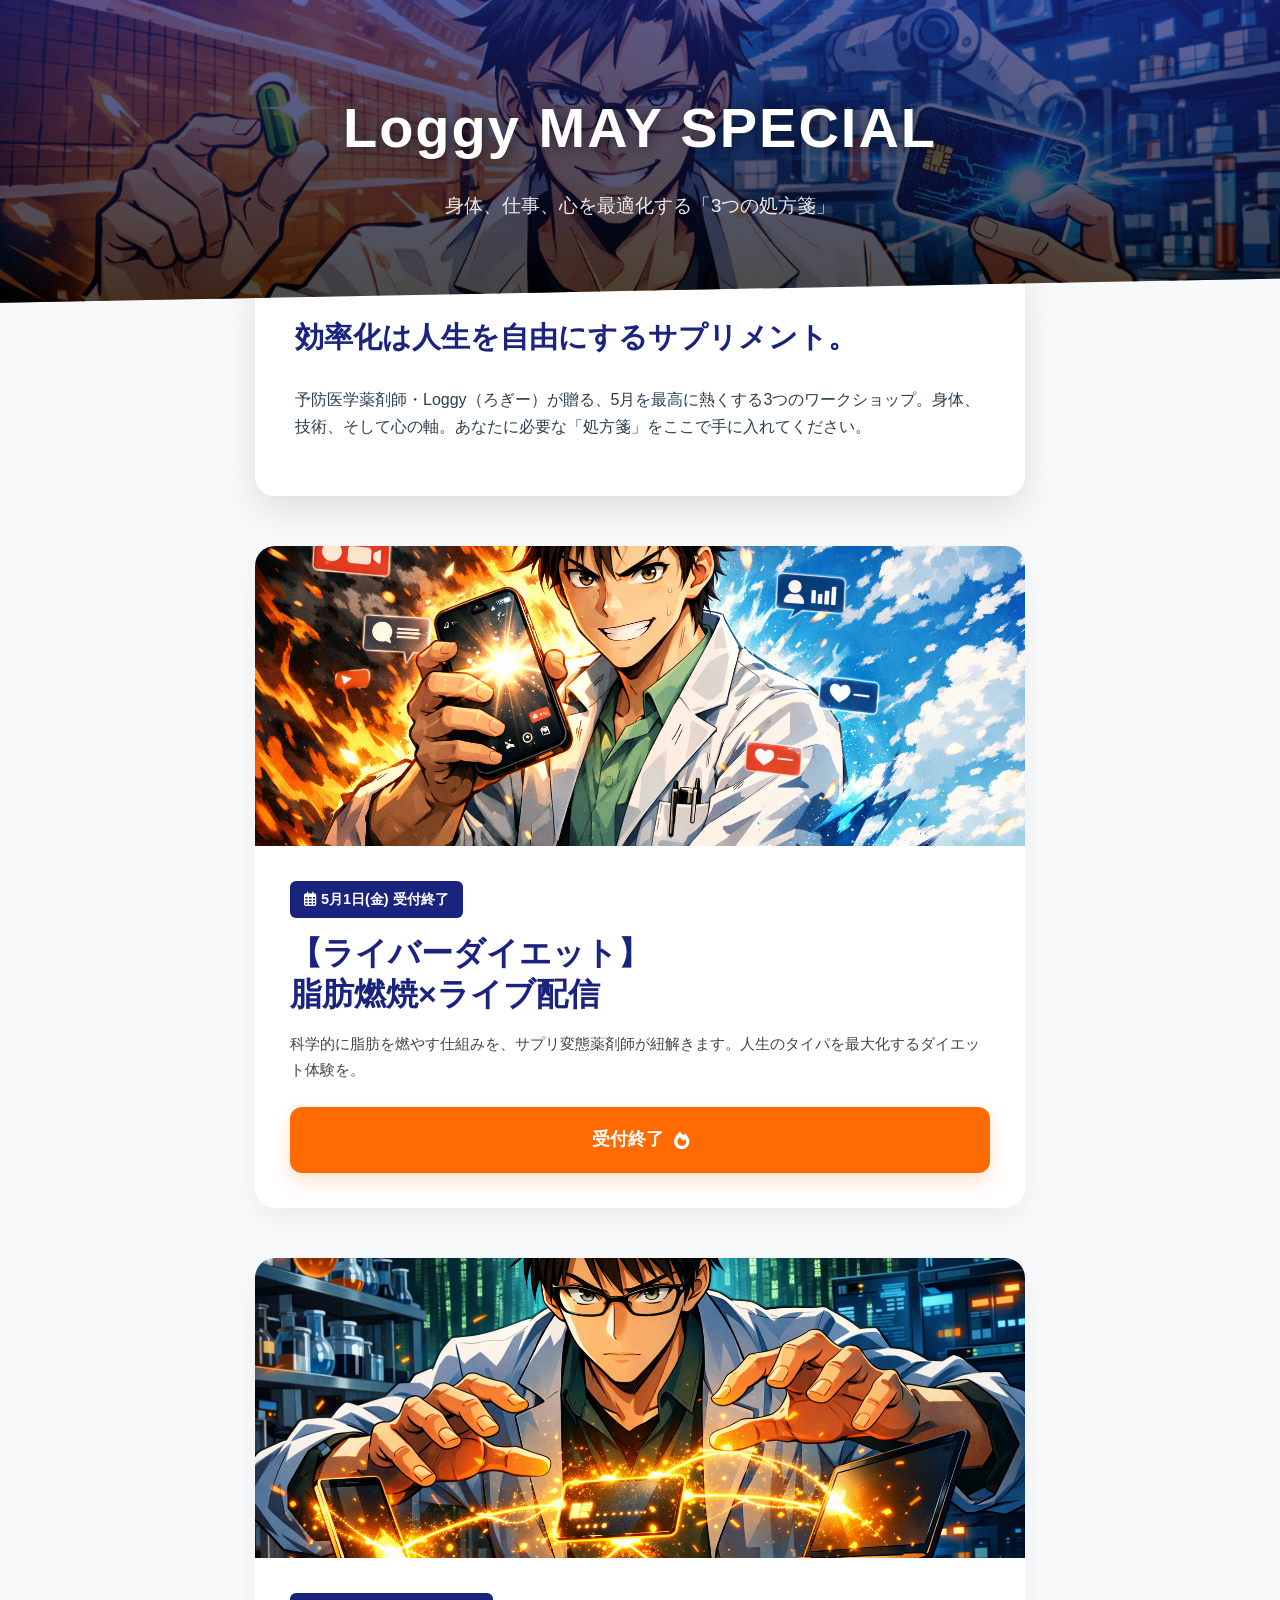
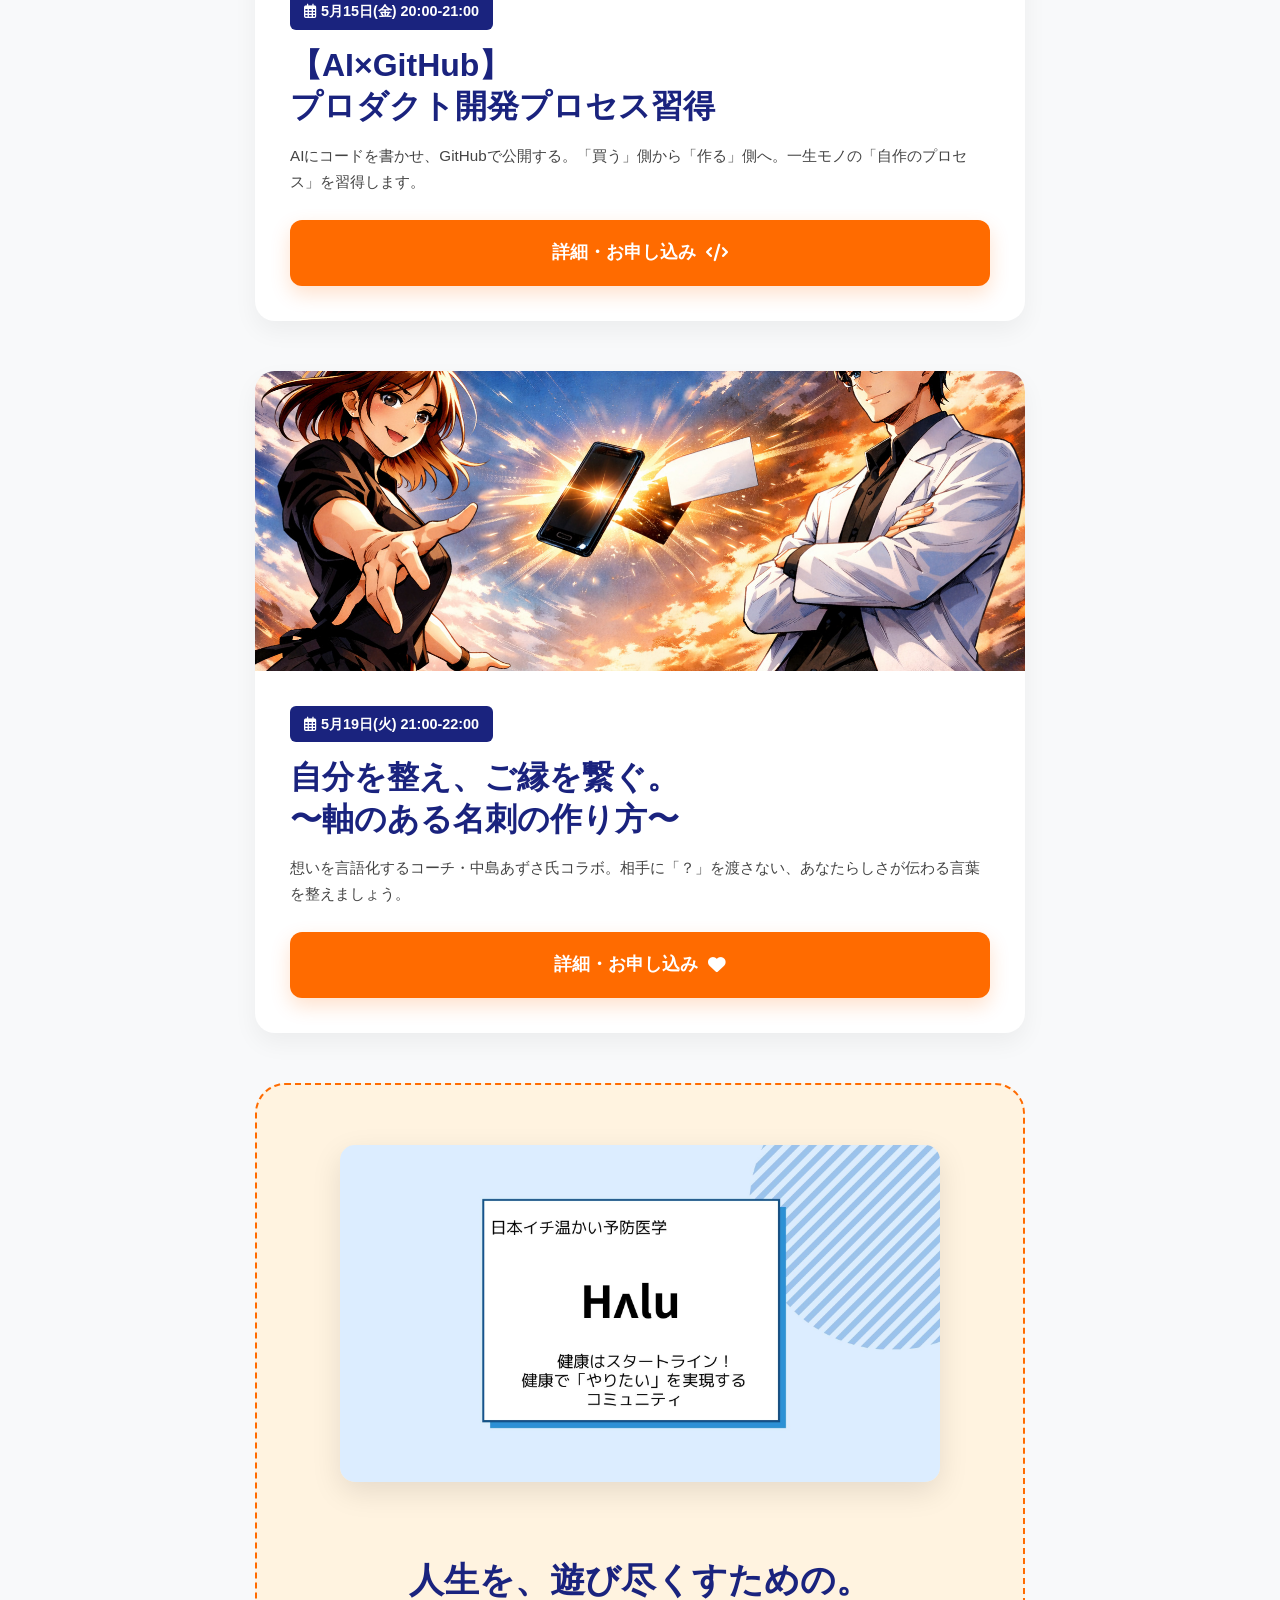
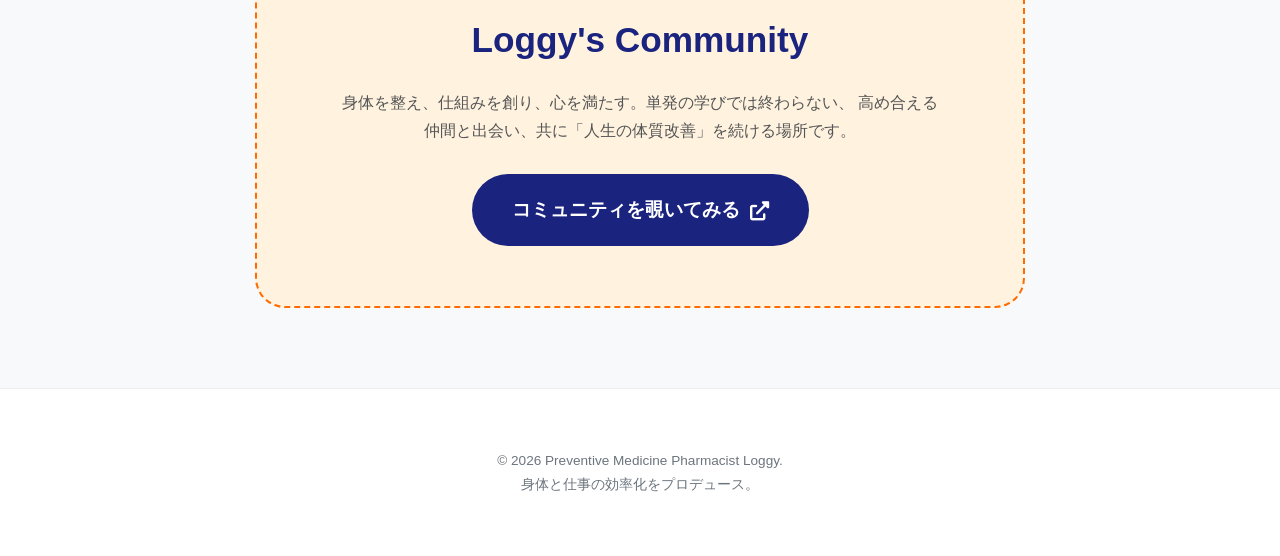
<file: index.html>
<!DOCTYPE html>
<html lang="ja">
<head>
    <meta charset="UTF-8">
    <meta name="viewport" content="width=device-width, initial-scale=1.0">
    <title>Loggy MAY 2026 Special Workshops</title>
    <link href="https://cdnjs.cloudflare.com/ajax/libs/font-awesome/6.0.0/css/all.min.css" rel="stylesheet">
    <style>
        :root {
            --primary: #FF6B00; /* 情熱のオレンジ */
            --secondary: #1A237E; /* 知的なネイビー */
            --community-bg: #FFF3E0; /* コミュニティ用の温かい背景 */
            --bg: #f8f9fa;
            --white: #ffffff;
            --text: #2c3e50;
            --gray: #6c757d;
        }

        * { box-sizing: border-box; }

        body {
            font-family: 'Helvetica Neue', Arial, 'Hiragino Kaku Gothic ProN', 'Hiragino Sans', Meiryo, sans-serif;
            background-color: var(--bg);
            color: var(--text);
            margin: 0;
            padding: 0;
            line-height: 1.7;
        }

        header {
            background: linear-gradient(rgba(26, 35, 126, 0.7), rgba(0, 0, 0, 0.7)), url('images/hero.jpg');
            background-size: cover;
            background-position: center;
            color: var(--white);
            padding: 80px 20px;
            text-align: center;
            clip-path: polygon(0 0, 100% 0, 100% 92%, 0 100%);
        }

        .hero-title {
            font-size: clamp(2rem, 8vw, 3.5rem);
            margin: 0;
            font-weight: 900;
            letter-spacing: 2px;
            text-shadow: 2px 2px 15px rgba(0,0,0,0.5);
        }

        .hero-subtitle {
            font-size: clamp(1rem, 4vw, 1.2rem);
            margin-top: 15px;
            opacity: 0.9;
        }

        .container {
            max-width: 800px;
            margin: -40px auto 80px;
            padding: 0 15px;
        }

        .intro-box {
            background: var(--white);
            padding: clamp(25px, 5vw, 40px);
            border-radius: 20px;
            box-shadow: 0 15px 35px rgba(0,0,0,0.1);
            margin-bottom: 50px;
            border-top: 10px solid var(--primary);
        }

        .intro-box h2 {
            color: var(--secondary);
            margin-top: 0;
            font-size: clamp(1.3rem, 5vw, 1.8rem);
        }

        .ws-card {
            background: var(--white);
            border-radius: 20px;
            overflow: hidden;
            box-shadow: 0 10px 25px rgba(0,0,0,0.05);
            margin-bottom: 50px;
            display: flex;
            flex-direction: column;
        }

        .ws-image-container {
            width: 100%;
            height: 220px;
            overflow: hidden;
        }

        .ws-image {
            width: 100%;
            height: 100%;
            object-fit: cover;
            transition: transform 0.5s ease;
        }

        .ws-card:hover .ws-image { transform: scale(1.05); }

        .ws-body { padding: clamp(20px, 5vw, 35px); }

        .ws-date-badge {
            display: inline-block;
            background: var(--secondary);
            color: white;
            padding: 6px 14px;
            border-radius: 6px;
            font-weight: bold;
            font-size: 0.9rem;
            margin-bottom: 15px;
        }

        .ws-title {
            font-size: clamp(1.4rem, 5vw, 2rem);
            color: var(--secondary);
            margin: 0 0 15px 0;
            line-height: 1.3;
            font-weight: 900;
        }

        .ws-text {
            white-space: pre-wrap;
            font-size: 0.95rem;
            margin-bottom: 25px;
            color: #444;
        }

        .cta-btn {
            display: flex;
            align-items: center;
            justify-content: center;
            gap: 10px;
            background: var(--primary);
            color: var(--white);
            text-align: center;
            padding: 18px 20px;
            border-radius: 12px;
            text-decoration: none;
            font-size: 1.1rem;
            font-weight: bold;
            transition: all 0.3s ease;
            box-shadow: 0 8px 20px rgba(255, 107, 0, 0.2);
        }

        .cta-btn:hover {
            background: #e65a00;
            transform: translateY(-2px);
        }

        /* --- Community Section --- */
        .community-section {
            background-color: var(--community-bg);
            border-radius: 30px;
            padding: clamp(30px, 8vw, 60px) 20px;
            text-align: center;
            margin-bottom: 80px;
            border: 2px dashed var(--primary);
        }

        .community-banner {
            width: 100%;
            max-width: 600px;
            border-radius: 15px;
            box-shadow: 0 10px 30px rgba(0,0,0,0.1);
            margin-bottom: 30px;
        }

        .community-title {
            font-size: clamp(1.5rem, 6vw, 2.2rem);
            color: var(--secondary);
            font-weight: 900;
            margin-bottom: 20px;
        }

        .community-text {
            max-width: 600px;
            margin: 0 auto 30px;
            font-size: 1rem;
            color: #555;
        }

        .community-btn {
            background: var(--secondary);
            color: white;
            padding: 20px 40px;
            border-radius: 50px;
            text-decoration: none;
            font-weight: bold;
            display: inline-flex;
            align-items: center;
            gap: 10px;
            font-size: 1.2rem;
            transition: 0.3s;
        }

        .community-btn:hover {
            background: #000;
            transform: scale(1.05);
        }

        footer {
            text-align: center;
            padding: 60px 20px;
            background: #fff;
            color: var(--gray);
            font-size: 0.85rem;
            border-top: 1px solid #eee;
        }

        @media (min-width: 769px) {
            .ws-image-container { height: 300px; }
        }
    </style>
</head>
<body>

<header>
    <div class="hero-title">Loggy MAY SPECIAL</div>
    <div class="hero-subtitle">身体、仕事、心を最適化する「3つの処方箋」</div>
</header>

<div class="container">
    <section class="intro-box">
        <h2>効率化は人生を自由にするサプリメント。</h2>
        <p>予防医学薬剤師・Loggy（ろぎー）が贈る、5月を最高に熱くする3つのワークショップ。身体、技術、そして心の軸。あなたに必要な「処方箋」をここで手に入れてください。</p>
    </section>

    <!-- WS 1: Diet -->
    <article class="ws-card">
        <div class="ws-image-container"><img src="images/diet.jpg" alt="ライバーダイエット" class="ws-image"></div>
        <div class="ws-body">
            <span class="ws-date-badge"><i class="far fa-calendar-alt"></i> 5月1日(金) 受付終了</span>
            <h2 class="ws-title">【ライバーダイエット】<br>脂肪燃焼×ライブ配信</h2>
            <div class="ws-text">科学的に脂肪を燃やす仕組みを、サプリ変態薬剤師が紐解きます。人生のタイパを最大化するダイエット体験を。</div>
            <a href="" class="cta-btn" target="_blank">受付終了 <i class="fas fa-fire"></i></a>
        </div>
    </article>

    <!-- WS 2: Tech -->
    <article class="ws-card">
        <div class="ws-image-container"><img src="images/tech.jpg" alt="AI技術習得" class="ws-image"></div>
        <div class="ws-body">
            <span class="ws-date-badge"><i class="far fa-calendar-alt"></i> 5月15日(金) 20:00-21:00</span>
            <h2 class="ws-title">【AI×GitHub】<br>プロダクト開発プロセス習得</h2>
            <div class="ws-text">AIにコードを書かせ、GitHubで公開する。「買う」側から「作る」側へ。一生モノの「自作のプロセス」を習得します。</div>
            <a href="https://forms.gle/3fW3UAJa8YDTXTbc7" class="cta-btn" target="_blank">詳細・お申し込み <i class="fas fa-code"></i></a>
        </div>
    </article>

    <!-- WS 3: Mind -->
    <article class="ws-card">
        <div class="ws-image-container"><img src="images/mind.jpg" alt="言語化" class="ws-image"></div>
        <div class="ws-body">
            <span class="ws-date-badge"><i class="far fa-calendar-alt"></i> 5月19日(火) 21:00-22:00</span>
            <h2 class="ws-title">自分を整え、ご縁を繋ぐ。<br>〜軸のある名刺の作り方〜</h2>
            <div class="ws-text">想いを言語化するコーチ・中島あずさ氏コラボ。相手に「？」を渡さない、あなたらしさが伝わる言葉を整えましょう。</div>
            <a href="https://forms.gle/XK8D6hEWi1Emonfd9" class="cta-btn" target="_blank">詳細・お申し込み <i class="fas fa-heart"></i></a>
        </div>
    </article>

    <!-- --- Community Section --- -->
    <section class="community-section">
        <img src="images/community.jpg" alt="Loggy Community" class="community-banner">
        <h2 class="community-title">人生を、遊び尽くすための。<br>Loggy's Community</h2>
        <p class="community-text">
            身体を整え、仕組みを創り、心を満たす。単発の学びでは終わらない、
            高め合える仲間と出会い、共に「人生の体質改善」を続ける場所です。
        </p>
        <a href="https://canva.link/akj8kb9fmd6ea9a" class="community-btn" target="_blank">
            コミュニティを覗いてみる <i class="fas fa-external-link-alt"></i>
        </a>
    </section>

</div>

<footer>
    &copy; 2026 Preventive Medicine Pharmacist Loggy.<br>
    身体と仕事の効率化をプロデュース。
</footer>

</body>
</html>
</file>
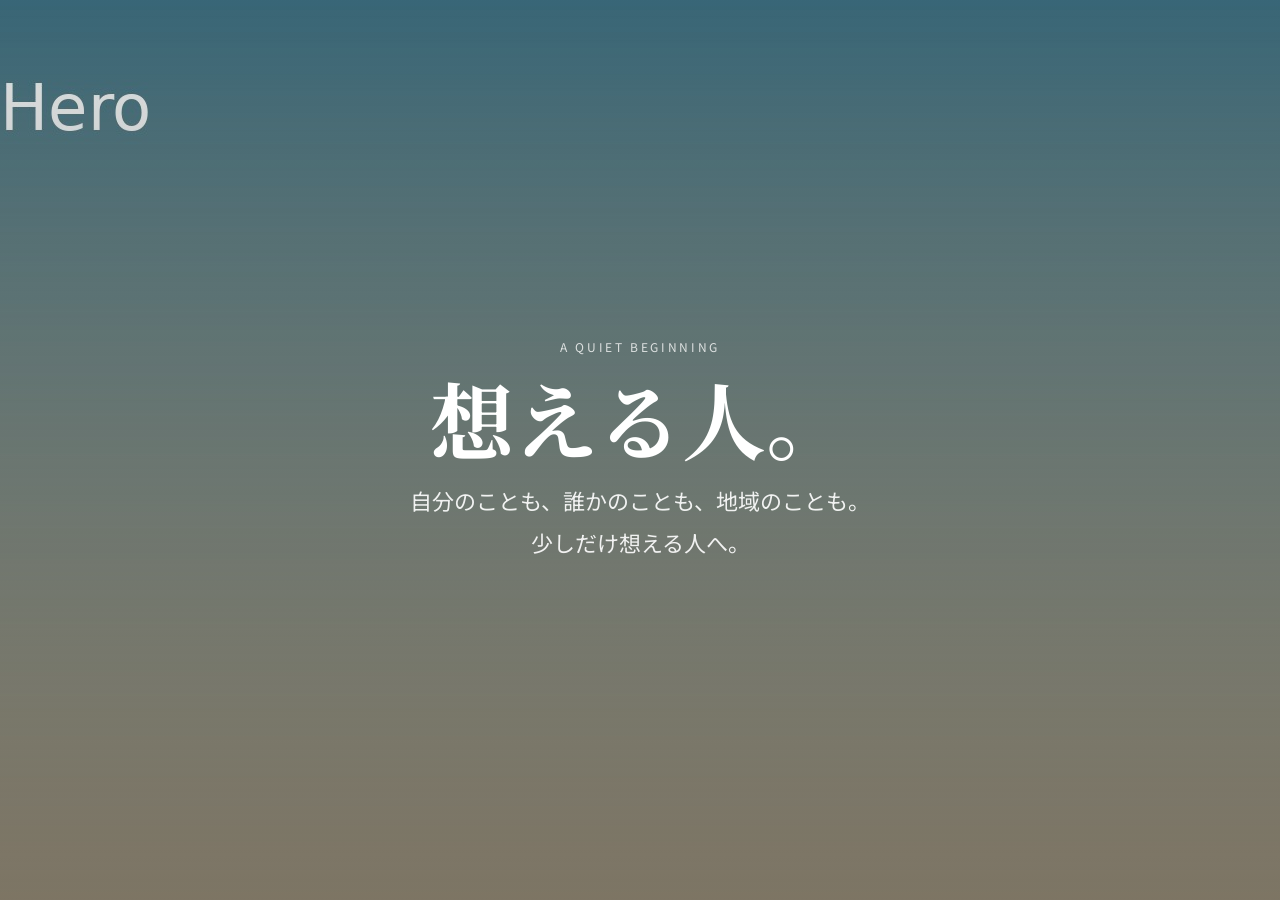
<file: omoeru.html>
<!DOCTYPE html>
<html lang="ja">
<head>
  <meta charset="UTF-8">
  <meta name="viewport" content="width=device-width, initial-scale=1.0">
  <title>想える人。</title>
  <meta name="description" content="自分のことも、誰かのことも、地域のことも。少しだけ想える人へ。">
  <link rel="preconnect" href="https://fonts.googleapis.com">
  <link rel="preconnect" href="https://fonts.gstatic.com" crossorigin>
  <link href="https://fonts.googleapis.com/css2?family=Noto+Sans+JP:wght@400;500;700&family=Noto+Serif+JP:wght@500;700&display=swap" rel="stylesheet">
  <link rel="stylesheet" href="style.css">
</head>
<body>

<div id="splash" class="splash">
  <div class="splash-bg"></div>
  <div class="splash-content">
    <div class="splash-eyebrow">A quiet beginning</div>
    <h1 class="splash-title">想える人。</h1>
    <p class="splash-sub">
      自分のことも、誰かのことも、地域のことも。<br>
      少しだけ想える人へ。
    </p>
  </div>
</div>

<div id="app" class="app hidden">

  <section class="hero">
    <div class="hero-image">
      <img src="assets/hero.jpg" alt="宮古島の海">
      <div class="hero-overlay"></div>
    </div>
    <div class="hero-content">
      <div class="eyebrow">A quiet beginning</div>
      <h1 class="hero-title">想える人。</h1>
      <p class="hero-lead">
        自分のことも、誰かのことも、地域のことも。<br>
        少しだけ想える人へ。
      </p>
      <p class="hero-text">
        何かを売りたいわけではありません。

        誰かを勧誘したいわけでもありません。

        ただ、良いものを見つけたときに
        「この人にも伝えたい」と思ったことがある人。

        人によって合うものは違うと知っている人。

        一つの正解より、
        選択肢を大切にしたい人。

        そんな人が、
        全国で少しずつつながり始めています。
      </p>

      <button id="startBtn" class="primary-btn">
        3分だけ、あなたの考え方を教えてください
      </button>
    </div>
  </section>

  <section id="stepContainer" class="step-container hidden">
    <div class="step-card">
      <div class="progress">
        <div id="progressBar" class="progress-bar"></div>
      </div>
      <div id="stepLabel" class="step-label">STEP 1 / 10</div>
      <h2 id="question" class="question"></h2>
      <p id="subtitle" class="subtitle"></p>
      <div id="options" class="options"></div>
      <div class="step-footer">約3分で終わります</div>
    </div>
  </section>

  <section id="interlude" class="interlude hidden">
    <div class="interlude-image">
      <img src="assets/notebook.jpg" alt="ノートとコーヒー">
    </div>
    <div class="interlude-content">
      <div class="eyebrow">A small realization</div>
      <h2>誰かを思い浮かべることがある人は、想える人かもしれません。</h2>
      <p>
        良いものを見つけたとき、
        「あの人にも合うかもしれない」と思ったことはありませんか。

        その小さな想像力が、
        誰かの一歩を変えることがあります。
      </p>
    </div>
  </section>

  <section id="mapSection" class="map-section hidden">
    <div class="map-header">
      <div class="eyebrow">Across Japan</div>
      <h2>北海道にも、沖縄にも、宮古島にも。</h2>
      <p>想える人は、少しずつ増えています。</p>
    </div>

    <div class="map-wrap">
      <object id="japanMap" type="image/svg+xml" data="assets/japan-map.svg"></object>
    </div>
  </section>

  <section id="projectSection" class="project-section hidden">
    <div class="project-header">
      <div class="eyebrow">What we are building</div>
      <h2>想える人プロジェクト</h2>
      <p>
        全国のつながり、
        地域プロジェクト、
        届ける仕組み、
        学び。

        参加費不要・初期費用なし・月額サブスクなし。
      </p>
    </div>

    <div class="project-grid">
      <div class="project-card">
        <h3>全国のつながり</h3>
        <p>医療・ヘルスケア・地域で活動する人たちとつながる。</p>
      </div>

      <div class="project-card">
        <h3>地域プロジェクト</h3>
        <p>各都道府県で小さな取り組みを立ち上げる。</p>
      </div>

      <div class="project-card">
        <h3>届ける仕組み</h3>
        <p>良いものを必要な人に、より届けやすくする。</p>
      </div>

      <div class="project-card">
        <h3>学び</h3>
        <p>参加は無料。学びたい人だけが講座を選べる。</p>
      </div>
    </div>
  </section>

  <section id="prefectureSection" class="prefecture-section hidden">
    <div class="prefecture-header">
      <div class="eyebrow">Your place</div>
      <h2>あなたが住む地域から始められることがあります。</h2>
      <p>
        まだ何も決まっていなくて大丈夫です。
        あなたの地域で、想える人とつながることから始まります。
      </p>
    </div>

    <div class="prefecture-select-wrap">
      <select id="prefectureSelect" class="prefecture-select">
        <option value="">都道府県を選択してください</option>
        <option>北海道</option>
        <option>東京都</option>
        <option>大阪府</option>
        <option>福岡県</option>
        <option>沖縄県</option>
      </select>
    </div>

    <button id="prefectureNext" class="primary-btn">次へ進む</button>
  </section>

  <section id="endingSection" class="ending-section hidden">
    <div class="ending-image">
      <img src="assets/final-woman.jpg" alt="想える人">
      <div class="ending-overlay"></div>
    </div>

    <div class="ending-content">
      <div class="eyebrow">30 minutes</div>
      <h2>
        あなたの地域で、
        誰かと何かを始める未来について。
      </h2>

      <p>
        まだ何も決めなくて大丈夫です。

        営業ではありません。

        価値観が合うかどうかを確認する時間です。
      </p>

      <button id="reserveBtn" class="primary-btn large">
        30分だけ、お話ししませんか
      </button>

      <div class="guide-box">
        <div class="guide-label">案内人</div>
        <div class="guide-name">薬剤師・予防医学士　溝呂木俊介（ろぎー）</div>
      </div>
    </div>
  </section>

</div>

<div id="reserveModal" class="modal hidden">
  <div class="modal-backdrop"></div>

  <div class="modal-content">
    <button id="modalClose" class="modal-close" aria-label="閉じる">×</button>

    <div class="modal-header">
      <div class="eyebrow">Reservation</div>
      <h3>30分だけ、お話ししませんか</h3>
      <p>
        価値観が合うかどうかを確認する時間です。
        お気軽にご予約ください。
      </p>
    </div>

    <form id="reserveForm" class="reserve-form">
      <div class="form-group">
        <label for="name">お名前</label>
        <input type="text" id="name" name="name" placeholder="山田 太郎" required>
      </div>

      <div class="form-group">
        <label for="email">メールアドレス</label>
        <input type="email" id="email" name="email" placeholder="example@email.com" required>
      </div>

      <div class="form-group">
        <label for="phone">電話番号（任意）</label>
        <input type="tel" id="phone" name="phone" placeholder="09012345678">
      </div>

      <div class="form-group">
        <label for="memo">ひとこと（任意）</label>
        <textarea id="memo" name="memo" rows="4" placeholder="気になっていることがあればお気軽にご記入ください。"></textarea>
      </div>

      <input type="hidden" id="prefecture" name="prefecture">
      <input type="hidden" id="businessStatus" name="businessStatus">
      <input type="hidden" id="projectInterest" name="projectInterest">
      <input type="hidden" id="mainInterest" name="mainInterest">
      <input type="hidden" id="source" name="source">
      <input type="hidden" id="keyword" name="keyword">

      <button type="submit" class="primary-btn full">予約へ進む</button>
    </form>

    <div class="modal-note">
      送信後、空き時間選択画面へ進みます。
    </div>
  </div>
</div>

<script src="script.js"></script>
</body>
</html>
</file>
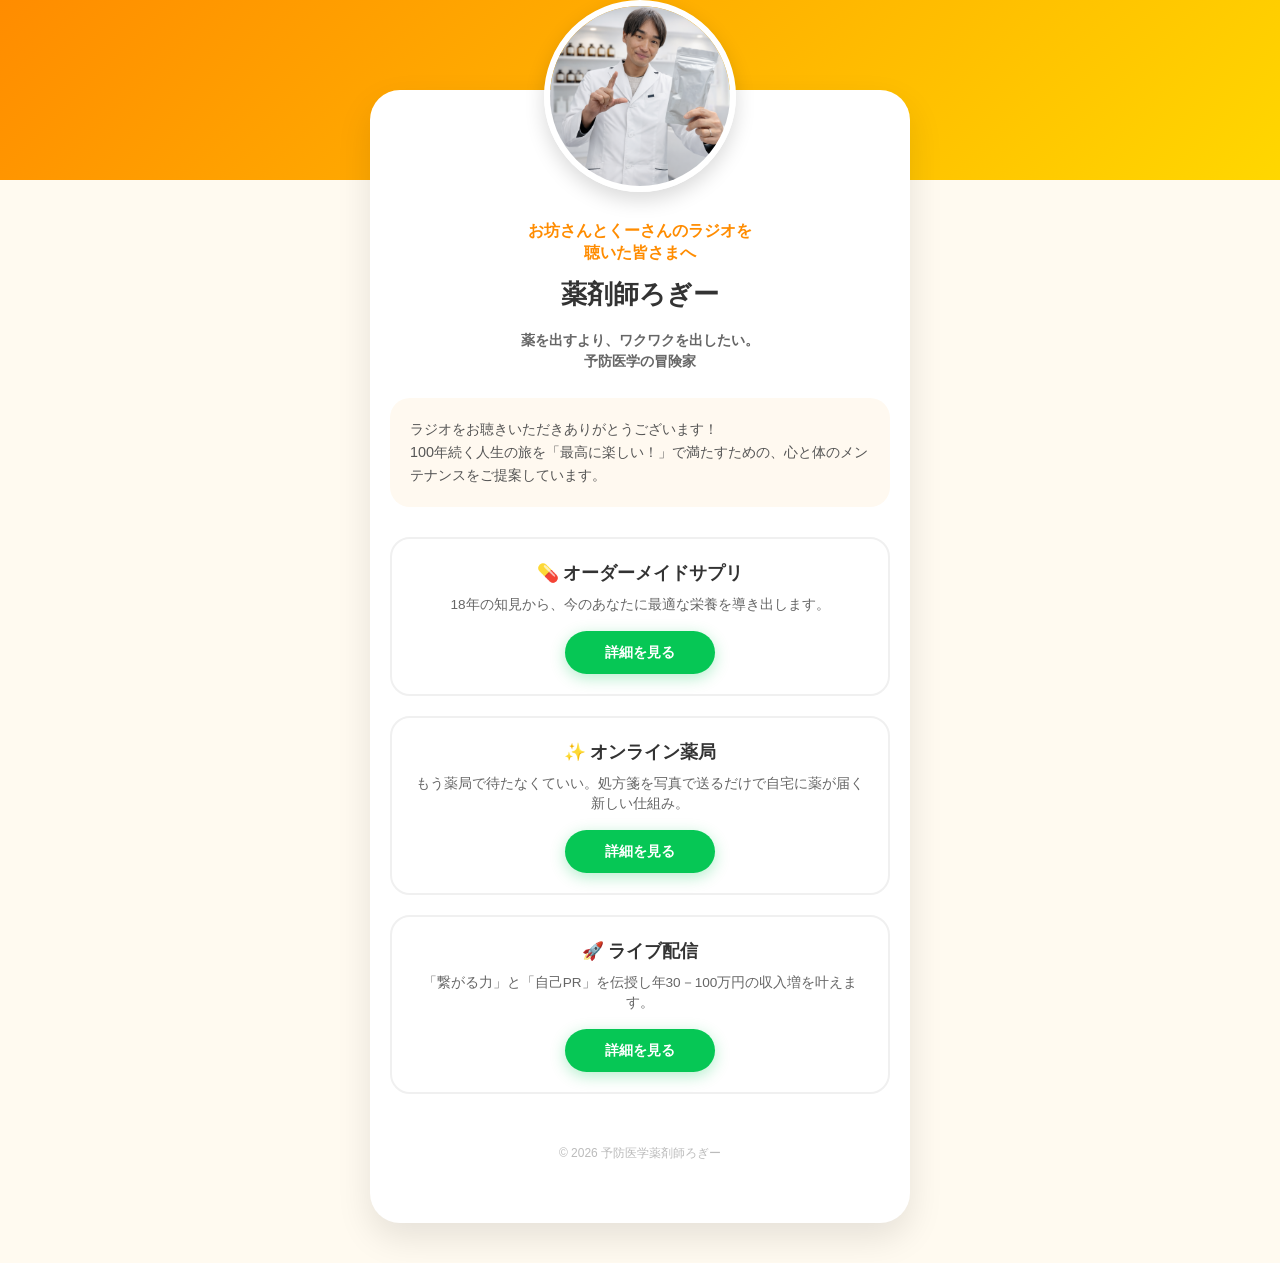
<file: radio.html>
<!DOCTYPE html>
<html lang="ja">
<head>
    <meta charset="UTF-8">
    <meta name="viewport" content="width=device-width, initial-scale=1.0">
    <title>薬剤師ろぎー公式 | 予防医学の冒険家</title>
    <style>
        :root {
            --primary-orange: #FF8C00;
            --accent-yellow: #FFD700;
            --line-green: #06C755;
            --text-dark: #333;
            --text-light: #666;
        }
        body {
            font-family: 'Helvetica Neue', Arial, 'Hiragino Kaku Gothic ProN', 'BIZ UDPGothic', sans-serif;
            line-height: 1.6;
            margin: 0;
            color: var(--text-dark);
            background-color: #fffaf0;
            min-height: 100vh;
        }
        header {
            background: linear-gradient(135deg, var(--primary-orange), var(--accent-yellow));
            height: 180px;
            text-align: center;
        }
        
        .container {
            max-width: 500px;
            margin: -90px auto 40px;
            background: white;
            padding: 30px 20px;
            border-radius: 30px;
            box-shadow: 0 15px 35px rgba(0,0,0,0.1);
            position: relative;
            text-align: center;
            width: 90%;
        }
        .profile-img {
            width: 180px;
            height: 180px;
            border-radius: 50%;
            object-fit: cover;
            border: 6px solid white;
            margin-top: -120px;
            box-shadow: 0 8px 20px rgba(0,0,0,0.15);
        }

        .header-msg {
            margin: 20px 0 10px;
            font-weight: bold;
            color: var(--primary-orange);
            font-size: 1rem;
            line-height: 1.4;
        }

        h1 { margin: 5px 0; font-size: 1.6rem; }
        .tagline { color: var(--text-light); font-weight: bold; margin-bottom: 25px; font-size: 0.9rem; line-height: 1.5; }
        .intro-text { font-size: 0.9rem; text-align: left; background: #fff9f0; padding: 20px; border-radius: 20px; margin-bottom: 30px; color: #555; }
        
        .menu-selection { display: flex; flex-direction: column; gap: 20px; }
        .menu-card {
            text-decoration: none;
            background: white;
            border: 2px solid #f0f0f0;
            border-radius: 20px;
            padding: 20px;
            transition: 0.3s;
            display: flex; /* 中央寄せのためにflexに変更 */
            flex-direction: column;
            align-items: center; /* 子要素を中央に */
            text-align: center; /* テキストも中央寄せ */
        }
        .menu-card:active { transform: scale(0.98); }

        .menu-card h3 { margin: 0 0 8px 0; font-size: 1.1rem; color: var(--text-dark); display: flex; align-items: center; gap: 8px; justify-content: center; }
        .menu-card p { margin: 0 0 15px 0; font-size: 0.85rem; color: var(--text-light); line-height: 1.5; }

        /* 中央寄せ & キラン！ボタン */
        .btn-mini {
            display: inline-block;
            background-color: var(--line-green);
            color: white;
            padding: 10px 40px; /* 横幅を少し広げて押しやすく */
            border-radius: 50px;
            font-size: 0.9rem;
            font-weight: bold;
            box-shadow: 0 4px 15px rgba(6, 199, 85, 0.3);
            position: relative;
            overflow: hidden;
        }

        .btn-mini::before {
            content: "";
            position: absolute;
            top: -50%;
            left: -150%;
            width: 50%;
            height: 200%;
            background: rgba(255, 255, 255, 0.5);
            transform: rotate(45deg);
            animation: kira 3s infinite;
        }

        @keyframes kira {
            0% { left: -150%; }
            20% { left: 150%; }
            100% { left: 150%; }
        }

        footer { font-size: 0.75rem; color: #bbb; margin-top: 50px; padding-bottom: 30px; text-align: center; }
    </style>
</head>
<body>

<header></header>

<div class="container">
    <img src="images/profile-img.png" alt="薬剤師ろぎー" class="profile-img">
    
    <p class="header-msg">お坊さんとくーさんのラジオを<br>聴いた皆さまへ</p>
    
    <h1>薬剤師ろぎー</h1>
    <p class="tagline">薬を出すより、ワクワクを出したい。<br>予防医学の冒険家</p>

    <div class="intro-text">
        ラジオをお聴きいただきありがとうございます！<br>
        100年続く人生の旅を「最高に楽しい！」で満たすための、心と体のメンテナンスをご提案しています。
    </div>

    <div class="menu-selection">
        <a href="https://line.me/R/oaMessage/@534uoyka/?【サプリ提案の詳細希望】このまま送信してください" class="menu-card">
            <h3>💊 オーダーメイドサプリ</h3>
            <p>18年の知見から、今のあなたに最適な栄養を導き出します。</p>
            <span class="btn-mini">詳細を見る</span>
        </a>

        <a href="https://line.me/R/oaMessage/@534uoyka/?【オンライン薬局について知りたい】このまま送信してください" class="menu-card">
            <h3>✨ オンライン薬局</h3>
            <p>もう薬局で待たなくていい。処方箋を写真で送るだけで自宅に薬が届く新しい仕組み。</p>
            <span class="btn-mini">詳細を見る</span>
        </a>

        <a href="https://line.me/R/oaMessage/@534uoyka/?【ライブ配信の相談希望】このまま送信してください" class="menu-card">
            <h3>🚀 ライブ配信</h3>
            <p>「繋がる力」と「自己PR」を伝授し年30－100万円の収入増を叶えます。</p>
            <span class="btn-mini">詳細を見る</span>
        </a>
    </div>

    <footer>
        &copy; 2026 予防医学薬剤師ろぎー
    </footer>
</div>

</body>
</html>
</file>
<file: style.css>
/* =========================================
想える人 v1.0
style.css Part1
========================================= */

:root{
  --bg:#f5f2eb;
  --surface:#fbfaf7;
  --surface-2:#f1ece4;
  --line:#ddd6ca;
  --line-2:#e7dfd2;
  --text:#1f1f1f;
  --sub:#6f675c;
  --accent:#7fafbc;
  --accent-dark:#3e6475;
  --shadow:0 18px 48px rgba(0,0,0,.08);
  --radius:28px;
  --radius-lg:36px;
  --container:1120px;
  --container-narrow:760px;
}

*{
  box-sizing:border-box;
}

html{
  scroll-behavior:smooth;
}

body{
  margin:0;
  background:var(--bg);
  color:var(--text);
  font-family:"Noto Sans JP",sans-serif;
  -webkit-font-smoothing:antialiased;
  text-rendering:optimizeLegibility;
  line-height:1.8;
}

img{
  display:block;
  width:100%;
  height:auto;
}

.hidden{
  display:none !important;
}

.eyebrow{
  display:inline-block;
  margin-bottom:14px;
  letter-spacing:.18em;
  text-transform:uppercase;
  color:#8a8377;
  font-size:12px;
  font-weight:600;
}

h1,h2,h3{
  margin:0;
  font-family:"Noto Serif JP",serif;
  color:var(--text);
}

h1{
  font-size:72px;
  line-height:1.05;
}

h2{
  font-size:42px;
  line-height:1.25;
}

h3{
  font-size:28px;
  line-height:1.35;
}

p{
  margin:0;
  color:var(--sub);
}

.primary-btn{
  display:inline-flex;
  align-items:center;
  justify-content:center;
  min-height:56px;
  padding:0 28px;
  border:none;
  border-radius:999px;
  background:var(--text);
  color:#fff;
  font-size:16px;
  font-weight:700;
  letter-spacing:.02em;
  cursor:pointer;
  transition:transform .25s ease, box-shadow .25s ease, opacity .25s ease;
  box-shadow:0 10px 24px rgba(0,0,0,.12);
}

.primary-btn:hover{
  transform:translateY(-2px);
  box-shadow:0 18px 36px rgba(0,0,0,.16);
}

.primary-btn:active{
  transform:translateY(0);
}

.primary-btn.large{
  min-height:60px;
  padding:0 34px;
  font-size:17px;
}

.primary-btn.full{
  width:100%;
}

.app{
  width:100%;
}

/* =========================================
SPLASH
========================================= */

.splash{
  position:fixed;
  inset:0;
  z-index:9999;
  display:grid;
  place-items:center;
  overflow:hidden;
  background:#0f171b;
}

.splash-bg{
  position:absolute;
  inset:0;
  background:
    linear-gradient(to top, rgba(9,16,20,.48), rgba(9,16,20,.12)),
    url("assets/hero.jpg") center center / cover no-repeat;
  transform:scale(1.05);
  animation:splashZoom 4s ease forwards;
}

@keyframes splashZoom{
  from{ transform:scale(1.08); }
  to{ transform:scale(1); }
}

.splash-content{
  position:relative;
  z-index:2;
  width:min(760px, calc(100% - 48px));
  text-align:center;
  color:#fff;
}

.splash-eyebrow{
  letter-spacing:.22em;
  text-transform:uppercase;
  font-size:12px;
  color:rgba(255,255,255,.78);
  margin-bottom:16px;
}

.splash-title{
  color:#fff;
  font-size:84px;
  margin-bottom:18px;
}

.splash-sub{
  color:rgba(255,255,255,.9);
  font-size:22px;
  line-height:1.9;
}

/* =========================================
HERO
========================================= */

.hero{
  position:relative;
  min-height:100vh;
  display:grid;
  align-items:center;
}

.hero-image{
  position:absolute;
  inset:0;
}

.hero-image img{
  width:100%;
  height:100%;
  object-fit:cover;
}

.hero-overlay{
  position:absolute;
  inset:0;
  background:
    linear-gradient(to top, rgba(15,23,27,.52), rgba(15,23,27,.08)),
    linear-gradient(to right, rgba(15,23,27,.36), rgba(15,23,27,0));
}

.hero-content{
  position:relative;
  z-index:2;
  width:min(var(--container-narrow), calc(100% - 48px));
  margin:0 auto;
  color:#fff;
  padding:120px 0 96px;
}

.hero-content .eyebrow{
  color:rgba(255,255,255,.78);
}

.hero-title{
  color:#fff;
  margin-bottom:22px;
}

.hero-lead{
  color:rgba(255,255,255,.94);
  font-size:24px;
  line-height:1.8;
  margin-bottom:24px;
}

.hero-text{
  color:rgba(255,255,255,.88);
  font-size:17px;
  line-height:2;
  white-space:pre-line;
  margin-bottom:36px;
  max-width:680px;
}

/* =========================================
STEP
========================================= */

.step-container{
  padding:88px 24px;
}

.step-card{
  width:min(860px, 100%);
  margin:0 auto;
  background:var(--surface);
  border:1px solid var(--line);
  border-radius:var(--radius-lg);
  padding:40px;
  box-shadow:var(--shadow);
}

.progress{
  width:100%;
  height:6px;
  background:#e7dfd2;
  border-radius:999px;
  overflow:hidden;
  margin-bottom:18px;
}

.progress-bar{
  width:10%;
  height:100%;
  background:var(--text);
  border-radius:999px;
  transition:width .45s ease;
}

.step-label{
  font-size:12px;
  letter-spacing:.16em;
  text-transform:uppercase;
  color:#8a8377;
  font-weight:600;
  margin-bottom:14px;
}

.question{
  margin-bottom:16px;
}

.subtitle{
  font-size:17px;
  line-height:1.9;
  margin-bottom:28px;
}

.options{
  display:grid;
  gap:16px;
}

.option-card{
  width:100%;
  display:flex;
  align-items:center;
  gap:18px;
  padding:22px 22px;
  background:#fff;
  border:1px solid var(--line);
  border-radius:24px;
  cursor:pointer;
  transition:transform .25s ease, box-shadow .25s ease, border-color .25s ease;
}

.option-card:hover{
  transform:translateY(-2px);
  box-shadow:0 14px 30px rgba(0,0,0,.08);
}

.option-card.selected{
  border-color:var(--text);
  box-shadow:0 16px 34px rgba(0,0,0,.12);
}

.option-letter{
  width:34px;
  height:34px;
  display:grid;
  place-items:center;
  border-radius:50%;
  background:var(--surface-2);
  border:1px solid var(--line);
  color:var(--sub);
  font-weight:700;
  flex:0 0 34px;
}

.option-text{
  color:var(--text);
  font-size:17px;
  line-height:1.6;
}

.step-footer{
  margin-top:26px;
  text-align:center;
  color:#8a8377;
  font-size:13px;
}

/* =========================================
INTERLUDE
========================================= */

.interlude{
  padding:88px 24px;
}

.interlude-image{
  width:min(1120px, 100%);
  margin:0 auto 28px;
  border-radius:32px;
  overflow:hidden;
  box-shadow:var(--shadow);
}

.interlude-image img{
  aspect-ratio:16 / 9;
  object-fit:cover;
}

.interlude-content{
  width:min(var(--container-narrow), 100%);
  margin:0 auto;
}

.interlude-content h2{
  margin-bottom:18px;
}

.interlude-content p{
  font-size:18px;
  line-height:2;
}

/* =========================================
MAP
========================================= */

.map-section{
  padding:88px 24px;
}

.map-header{
  width:min(var(--container-narrow), 100%);
  margin:0 auto 28px;
}

.map-header h2{
  margin-bottom:16px;
}

.map-header p{
  font-size:18px;
  line-height:1.9;
}

.map-wrap{
  width:min(1120px, 100%);
  margin:0 auto;
  background:var(--surface);
  border:1px solid var(--line);
  border-radius:32px;
  padding:32px;
  box-shadow:var(--shadow);
  min-height:420px;
  display:grid;
  place-items:center;
}

#japanMap{
  width:100%;
  max-width:900px;
  height:auto;
}

/* =========================================
PROJECT
========================================= */

.project-section{
  padding:88px 24px;
}

.project-header{
  width:min(var(--container-narrow), 100%);
  margin:0 auto 32px;
}

.project-header h2{
  margin-bottom:16px;
}

.project-header p{
  font-size:18px;
  line-height:1.9;
}

.project-grid{
  width:min(1120px, 100%);
  margin:0 auto;
  display:grid;
  grid-template-columns:repeat(2, minmax(0,1fr));
  gap:24px;
}

.project-card{
  background:var(--surface);
  border:1px solid var(--line);
  border-radius:32px;
  padding:28px;
  box-shadow:var(--shadow);
  transition:transform .25s ease, box-shadow .25s ease;
}

.project-card:hover{
  transform:translateY(-4px);
  box-shadow:0 22px 46px rgba(0,0,0,.10);
}

.project-card h3{
  margin-bottom:12px;
}

.project-card p{
  font-size:16px;
  line-height:1.8;
}

/* =========================================
PREFECTURE
========================================= */

.prefecture-section{
  padding:88px 24px;
}

.prefecture-header{
  width:min(var(--container-narrow), 100%);
  margin:0 auto 28px;
}

.prefecture-header h2{
  margin-bottom:16px;
}

.prefecture-header p{
  font-size:18px;
  line-height:1.9;
}

.prefecture-select-wrap{
  width:min(560px, 100%);
  margin:0 auto 24px;
}

.prefecture-select{
  width:100%;
  min-height:58px;
  border-radius:18px;
  border:1px solid var(--line);
  background:#fff;
  padding:0 18px;
  font-size:16px;
  color:var(--text);
  appearance:none;
  background-image:
    linear-gradient(45deg, transparent 50%, var(--sub) 50%),
    linear-gradient(135deg, var(--sub) 50%, transparent 50%);
  background-position:
    calc(100% - 22px) calc(50% - 4px),
    calc(100% - 16px) calc(50% - 4px);
  background-size:6px 6px, 6px 6px;
  background-repeat:no-repeat;
}

.prefecture-select:focus{
  outline:none;
  border-color:var(--accent);
  box-shadow:0 0 0 4px rgba(127,175,188,.18);
}

/* =========================================
ENDING
========================================= */

.ending-section{
  position:relative;
  min-height:100vh;
  display:grid;
  align-items:center;
}

.ending-image{
  position:absolute;
  inset:0;
}

.ending-image img{
  width:100%;
  height:100%;
  object-fit:cover;
}

.ending-overlay{
  position:absolute;
  inset:0;
  background:
    linear-gradient(to top, rgba(15,23,27,.60), rgba(15,23,27,.14)),
    linear-gradient(to right, rgba(15,23,27,.34), rgba(15,23,27,.04));
}

.ending-content{
  position:relative;
  z-index:2;
  width:min(var(--container-narrow), calc(100% - 48px));
  margin:0 auto;
  color:#fff;
  padding:120px 0 96px;
}

.ending-content .eyebrow{
  color:rgba(255,255,255,.78);
}

.ending-content h2{
  color:#fff;
  margin-bottom:18px;
}

.ending-content p{
  color:rgba(255,255,255,.9);
  font-size:18px;
  line-height:2;
  margin-bottom:32px;
}

.guide-box{
  margin-top:28px;
  padding-top:22px;
  border-top:1px solid rgba(255,255,255,.22);
}

.guide-label{
  color:rgba(255,255,255,.72);
  font-size:12px;
  letter-spacing:.16em;
  text-transform:uppercase;
  margin-bottom:8px;
}

.guide-name{
  color:#fff;
  font-size:16px;
  font-weight:600;
}

/* =========================================
MODAL
========================================= */

.modal{
  position:fixed;
  inset:0;
  z-index:10000;
  display:grid;
  place-items:center;
}

.modal-backdrop{
  position:absolute;
  inset:0;
  background:rgba(15,23,27,.58);
  backdrop-filter:blur(6px);
}

.modal-content{
  position:relative;
  width:min(640px, calc(100% - 32px));
  max-height:min(90vh, 820px);
  overflow:auto;
  background:var(--surface);
  border:1px solid var(--line);
  border-radius:32px;
  padding:32px;
  box-shadow:0 32px 80px rgba(0,0,0,.18);
}

.modal-close{
  position:absolute;
  top:16px;
  right:16px;
  width:40px;
  height:40px;
  border:none;
  border-radius:50%;
  background:#fff;
  border:1px solid var(--line);
  color:var(--text);
  font-size:22px;
  cursor:pointer;
}

.modal-header{
  margin-bottom:22px;
}

.modal-header h3{
  margin-bottom:12px;
}

.modal-header p{
  font-size:16px;
  line-height:1.8;
}

.reserve-form{
  display:grid;
  gap:18px;
}

.form-group{
  display:grid;
  gap:8px;
}

.form-group label{
  font-size:14px;
  font-weight:600;
  color:var(--text);
}

.form-group input,
.form-group textarea{
  width:100%;
  border:1px solid var(--line);
  border-radius:18px;
  background:#fff;
  padding:16px 18px;
  font-size:16px;
  color:var(--text);
  font-family:inherit;
}

.form-group input:focus,
.form-group textarea:focus{
  outline:none;
  border-color:var(--accent);
  box-shadow:0 0 0 4px rgba(127,175,188,.18);
}

.modal-note{
  margin-top:16px;
  text-align:center;
  color:#8a8377;
  font-size:13px;
}

/* =========================================
REVEAL ANIMATION
========================================= */

.reveal{
  opacity:0;
  transform:translateY(18px);
  transition:opacity .7s ease, transform .7s ease;
}

.reveal.show{
  opacity:1;
  transform:translateY(0);
}

/* =========================================
RESPONSIVE
========================================= */

@media (max-width:900px){

  h1{
    font-size:54px;
  }

  h2{
    font-size:34px;
  }

  .project-grid{
    grid-template-columns:1fr;
  }

  .step-card{
    padding:30px;
  }

}

@media (max-width:640px){

  body{
    line-height:1.7;
  }

  h1{
    font-size:42px;
  }

  h2{
    font-size:28px;
  }

  h3{
    font-size:24px;
  }

  .hero-content,
  .ending-content{
    width:calc(100% - 40px);
    padding:96px 0 72px;
  }

  .hero-lead{
    font-size:20px;
  }

  .hero-text{
    font-size:16px;
  }

  .step-container,
  .interlude,
  .map-section,
  .project-section,
  .prefecture-section{
    padding:64px 20px;
  }

  .step-card{
    padding:24px;
    border-radius:24px;
  }

  .option-card{
    padding:18px;
    gap:14px;
  }

  .option-text{
    font-size:16px;
  }

  .map-wrap{
    padding:20px;
    border-radius:24px;
    min-height:300px;
  }

  .project-card{
    border-radius:24px;
    padding:22px;
  }

  .modal-content{
    width:calc(100% - 24px);
    padding:24px;
    border-radius:24px;
  }

}

@media (prefers-reduced-motion:reduce){

  *,
  *::before,
  *::after{
    animation:none !important;
    transition:none !important;
    scroll-behavior:auto !important;
  }

}
</file>
